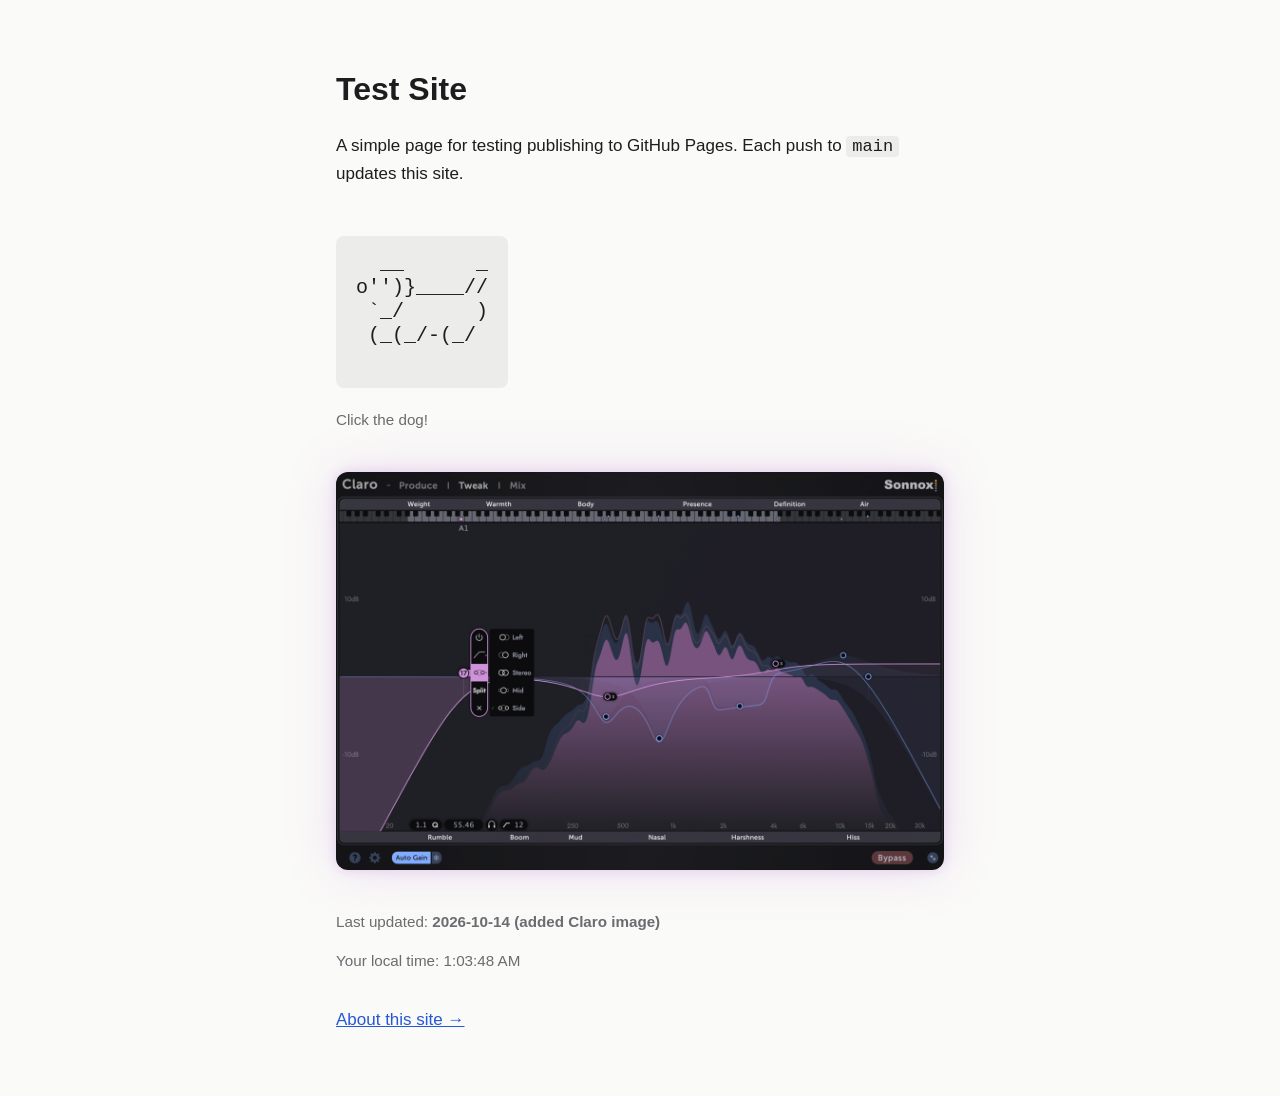
<file: index.html>
<!doctype html>
<html lang="en">
<head>
  <meta charset="utf-8">
  <meta name="viewport" content="width=device-width, initial-scale=1">
  <title>Test Site</title>
  <link rel="stylesheet" href="style.css?v=4">
</head>
<body>
  <main>
    <h1>Test Site</h1>
    <p>A simple page for testing publishing to GitHub Pages. Each push to <code>main</code> updates this site.</p>
    <pre class="dog" role="button" tabindex="0" aria-label="ASCII dog — click to make it jump">
  __      _
o'')}____//
 `_/      )
 (_(_/-(_/
    </pre>
    <p class="meta">Click the dog!</p>
    <figure class="shot">
      <img src="images/claro-tweak-view.png" width="1280" height="838" alt="Sonnox Claro plugin in Tweak view, showing the EQ curve over the frequency spectrum">
    </figure>
    <p class="meta">Last updated: <strong id="updated">2026-10-14 (added Claro image)</strong></p>
    <p class="meta">Your local time: <span id="clock">JavaScript not loaded</span></p>
    <nav><a href="about.html">About this site →</a></nav>
  </main>
  <script src="script.js?v=4"></script>
</body>
</html>
</file>
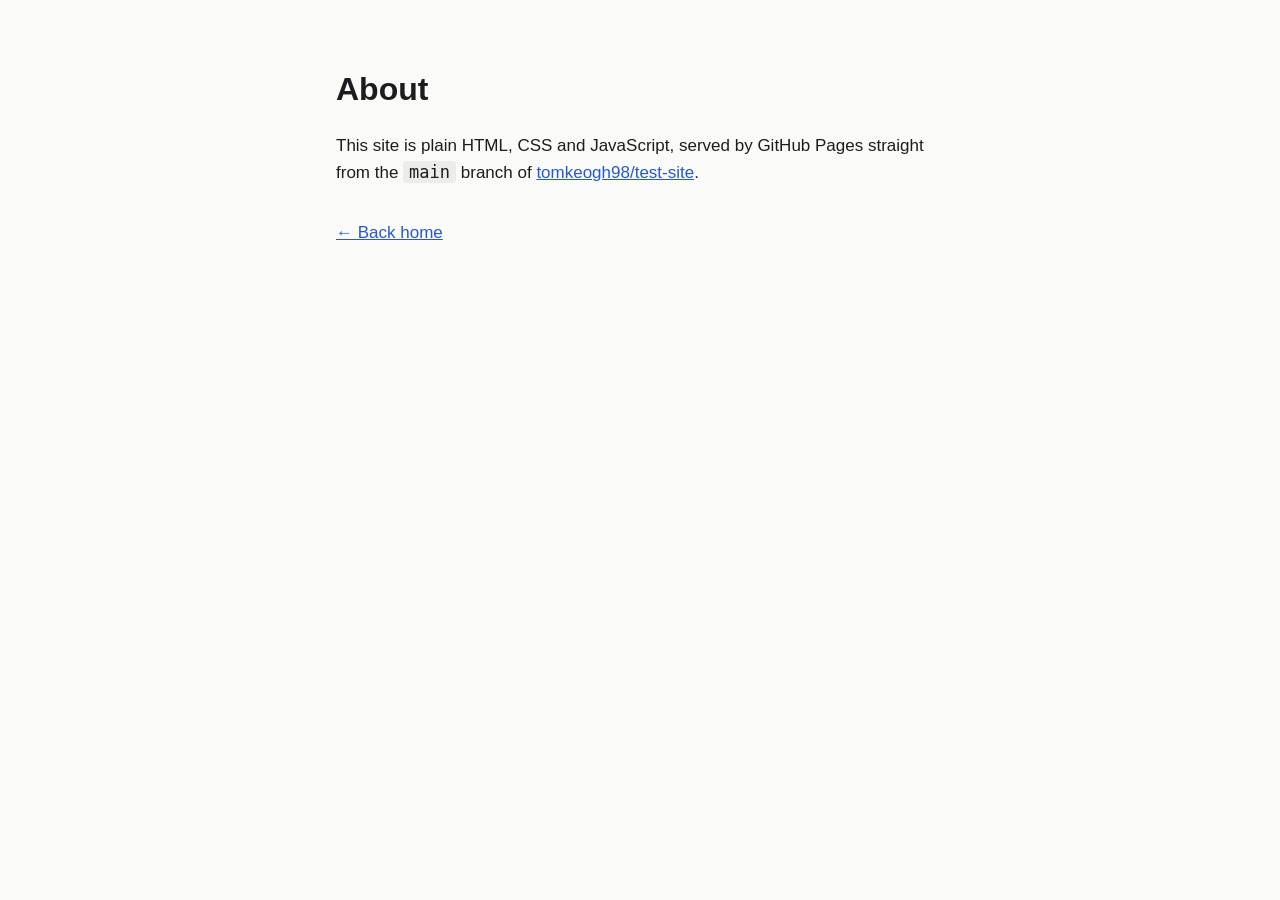
<file: about.html>
<!doctype html>
<html lang="en">
<head>
  <meta charset="utf-8">
  <meta name="viewport" content="width=device-width, initial-scale=1">
  <title>About · Test Site</title>
  <link rel="stylesheet" href="style.css?v=4">
</head>
<body>
  <main>
    <h1>About</h1>
    <p>This site is plain HTML, CSS and JavaScript, served by GitHub Pages straight from the <code>main</code> branch of
      <a href="https://github.com/tomkeogh98/test-site">tomkeogh98/test-site</a>.</p>
    <nav><a href="./">← Back home</a></nav>
  </main>
</body>
</html>
</file>
<file: style.css>
:root {
  --bg: #fafaf8;
  --fg: #1d1d1f;
  --muted: #6b6b70;
  --accent: #2557d6;
  --code-bg: #ececea;
}
@media (prefers-color-scheme: dark) {
  :root {
    --bg: #161618;
    --fg: #ececee;
    --muted: #9a9aa0;
    --accent: #7ea2ff;
    --code-bg: #26262a;
  }
}
* { box-sizing: border-box; }
body {
  margin: 0;
  background: var(--bg);
  color: var(--fg);
  font: 17px/1.6 -apple-system, BlinkMacSystemFont, "Segoe UI", Roboto, sans-serif;
}
main { max-width: 640px; margin: 0 auto; padding: 64px 16px; }
h1 { margin: 0 0 16px; font-size: 2rem; }
.meta { color: var(--muted); font-size: 0.95rem; }
a { color: var(--accent); }
code { background: var(--code-bg); padding: 1px 6px; border-radius: 4px; }
nav { margin-top: 32px; }
.dog {
  font: 20px/1.2 ui-monospace, SFMono-Regular, Menlo, monospace;
  background: var(--code-bg);
  padding: 16px 20px;
  border-radius: 8px;
  overflow-x: auto;
  width: fit-content;
  max-width: 100%;
  margin-top: 48px;
  cursor: pointer;
  transform-origin: 50% 100%;
}
.dog:focus-visible { outline: 3px solid var(--accent); outline-offset: 3px; }
.dog.jumping { animation: dog-jump 0.6s; }
@keyframes dog-jump {
  0%   { transform: translateY(0) scale(1, 1); animation-timing-function: ease-out; }
  15%  { transform: translateY(0) scale(1.08, 0.9); animation-timing-function: ease-out; }
  50%  { transform: translateY(-40px) scale(0.95, 1.06); animation-timing-function: ease-in; }
  85%  { transform: translateY(0) scale(1.08, 0.9); animation-timing-function: ease-out; }
  100% { transform: translateY(0) scale(1, 1); }
}
@keyframes dog-nudge {
  50% { transform: translateY(-4px); }
}
@media (prefers-reduced-motion: reduce) {
  .dog.jumping { animation: dog-nudge 0.3s ease-in-out; }
}
.shot { margin: 40px 0; }
.shot img {
  display: block;
  width: 100%;
  height: auto;
  border-radius: 12px;
  box-shadow:
    0 0 12px rgba(197, 143, 224, 0.35),
    0 0 48px rgba(197, 143, 224, 0.25);
}
</file>
